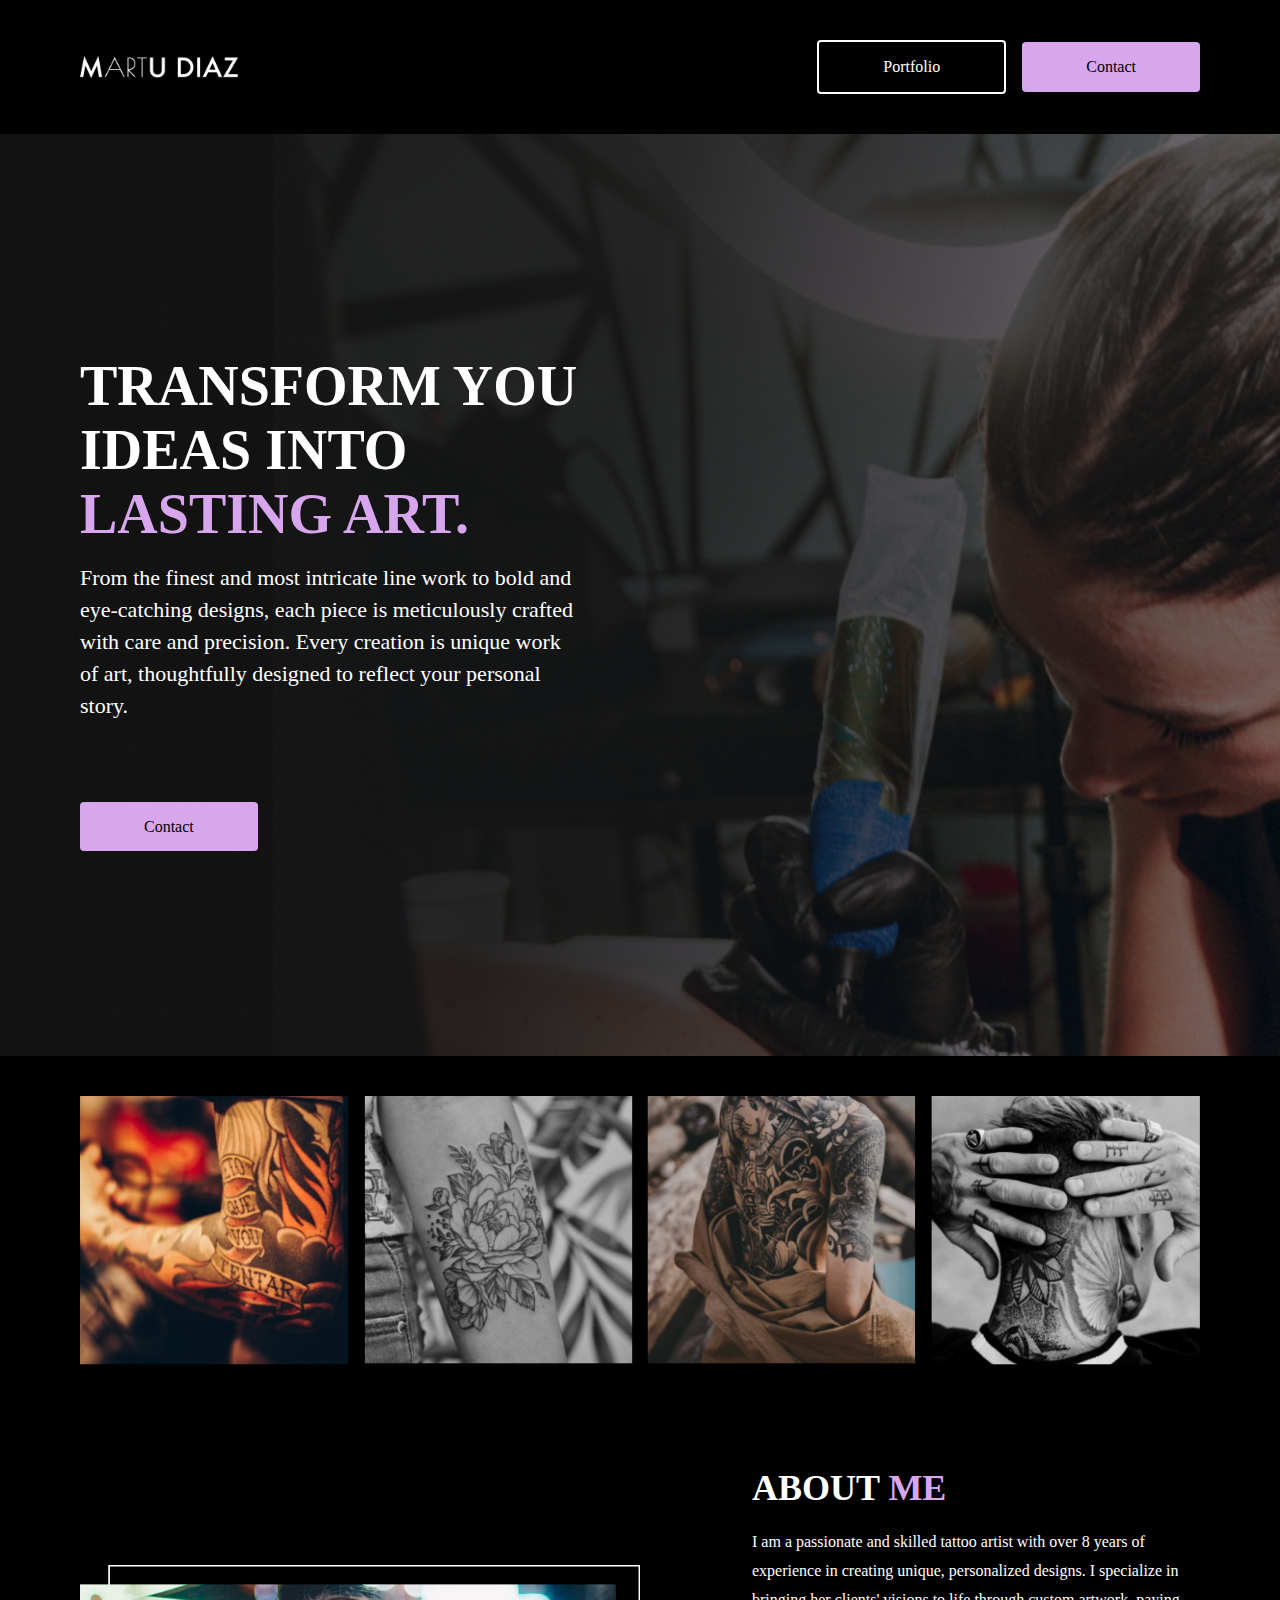
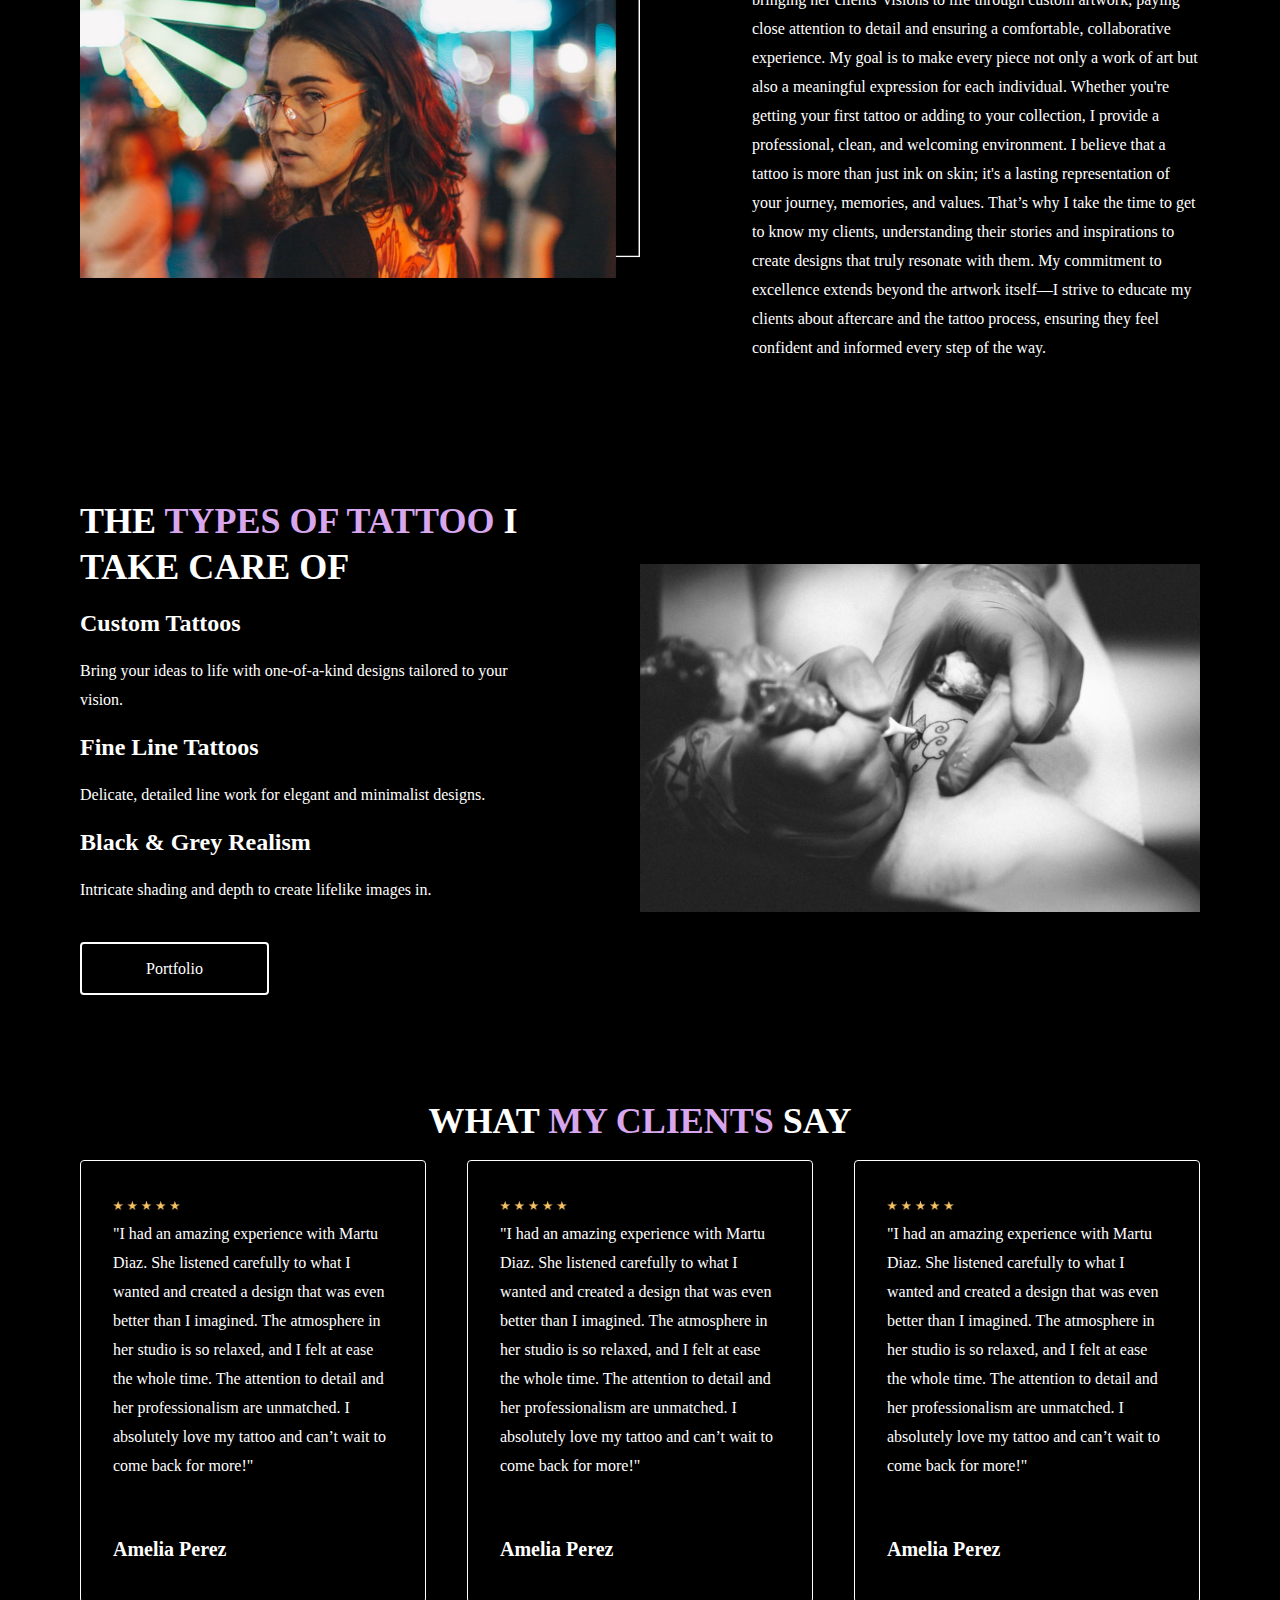
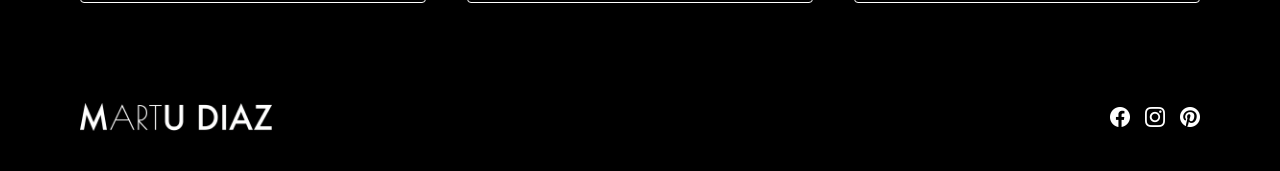
<file: index.html>
<html>
<head>
    <meta charset="UTF-8">
    <meta name="viewport" content="width=device-width, initial-scale=1.0">
    <title>Tattoo Homepage</title>
    <meta name="description" content="Discover the unique art of a professional tattoo artist, passionate about creating personalized designs in New York. Turn your idea into a masterpiece.">
    <meta name="keywords" content="custom tattoos, skin art, professional tattoo artist, unique tattoo designs, tattoo studio in New York">
    <meta property="og:description" content="Discover the unique art of a professional tattoo artist, passionate about creating personalized designs in New York. Turn your idea into a masterpiece.">
    <meta property="og:image" content="imgs/meta-image.png">
    <meta property="og:url" content="https://martu-diaz-tattoo.com">
    <link rel="stylesheet" href="styles.css">
    <link rel="icon" href="imgs/tattoo.ico">
</head>





<body>
    
<header class="flex-nav">

    <div>
        <a href="index.html"><img src="imgs/whitelogo.png" alt="logo" class="main-logo"></a>
    </div>
    <nav class="links-flex">
        <a href="portfolio.html" class="secondary-button-navbar">Portfolio</a>        
        <a href="contact.html" class="main-button">Contact</a>
    </nav>
</header>


<main class="main-flex">
    <section class="flex-above">
        <div>
            <h1>
            TRANSFORM YOU IDEAS INTO <span>LASTING ART.</span>
            </h1>

            <p class="p-above">
            From the finest and most intricate line work to bold and eye-catching designs, each piece is
            meticulously crafted with care and precision. Every creation is unique work of art,
            thoughtfully designed to reflect your personal story.
            </p>
        </div>
        <div>
            <a href="contact.html" class="main-button">Contact</a>
        </div>
    </section>
</main>


<section class="flex-gallery">

        <img src="imgs/tattoo1.png" alt="traditional-tattoo">
        <img src="imgs/tattoo2.png" alt="rose-tattoo">
        <img src="imgs/tattoo3.png" alt="back-tattoo">
        <img src="imgs/tattoo4.png" alt="neck-tattoo">

</section>


<section class="flex-section">

    <div class="about-image">

        <img src="imgs/about-pic.png" alt="self-portrait" class="width-image">

    </div>    

    <div class="about-text">
        <h2>ABOUT <span>ME</span></h2>
        <p>I am a passionate and skilled tattoo artist with over 8 years of experience in creating unique, personalized designs.
            I specialize in bringing her clients' visions to life through custom artwork, paying close attention to detail and ensuring a comfortable, collaborative experience.
            My goal is to make every piece not only a work of art but also a meaningful expression for each individual. Whether you're getting your first tattoo or adding to your collection,
            I provide a professional, clean, and welcoming environment.
            I believe that a tattoo is more than just ink on skin; it's a lasting representation of your journey, memories, and values. That’s why I take the time to get to know my clients,
            understanding their stories and inspirations to create designs that truly resonate with them. My commitment to excellence extends beyond the artwork itself—I strive to
            educate my clients about aftercare and the tattoo process, ensuring they feel confident and informed every step of the way.
        </p>

    </div>

</section>


<section class="flex-section">

    <div class="flex-list">
        <h2>THE <span> TYPES OF TATTOO</span> I TAKE CARE OF  </h2>
        <ul class="works-list">
            <li> 
                <h3 > Custom Tattoos </h3>
                <p> Bring your ideas to life with one-of-a-kind designs tailored to your vision. </p>
            </li>

            <li>
                <h3> Fine Line Tattoos </h3>
                <p> Delicate, detailed line work for elegant and minimalist designs. </p>
            </li>

            <li>
                <h3> Black & Grey Realism </h3>
                <p> Intricate shading and depth to create lifelike images in. </p>
            </li>

        </ul>
        <a href="portfolio.html" class="secondary-button">Portfolio</a>
    </div>

    <div class="list-image">
        <img src="imgs/tattoo-pic.png" alt="hand-tattooing" class="width-image-list">
    </div>

</section>


<section class="flex-reviews">

<div>    
    <h2> WHAT <span>MY CLIENTS</span> SAY </h2>
</div>

<div class="reviews-boxes">
    <div class="reviews" id="review-pad">
        <img src="imgs/stars.png" alt="5-stars" class="review-stars">
        <p> "I had an amazing experience with Martu Diaz. She listened carefully to what I wanted and created a design that was even better than I imagined.
            The atmosphere in her studio is so relaxed, and I felt at ease the whole time. The attention to detail and her professionalism are unmatched. 
            I absolutely love my tattoo and can’t wait to come back for more!"</p>
        <h4 class="review-names">Amelia Perez</h4>
    </div>

    <div class="reviews">
        <img src="imgs/stars.png" alt="5-stars" class="review-stars">
        <p> "I had an amazing experience with Martu Diaz. She listened carefully to what I wanted and created a design that was even better than I imagined.
            The atmosphere in her studio is so relaxed, and I felt at ease the whole time. The attention to detail and her professionalism are unmatched. 
            I absolutely love my tattoo and can’t wait to come back for more!"</p>
        <h4 class="review-names">Amelia Perez</h4>
    </div>

    <div class="reviews">
        <img src="imgs/stars.png" alt="5-stars" class="review-stars">
        <p> "I had an amazing experience with Martu Diaz. She listened carefully to what I wanted and created a design that was even better than I imagined.
            The atmosphere in her studio is so relaxed, and I felt at ease the whole time. The attention to detail and her professionalism are unmatched. 
            I absolutely love my tattoo and can’t wait to come back for more!"</p>
        <h4 class="review-names">Amelia Perez</h4>
    </div>
</div>

</section>


<footer class="footer-flex">

    <div>
        <a href="index.html"><img src="imgs/whitelogo.png" alt="logo" class="main-logo"></a>
    </div>
        <div class="flex-social">
<a href="https://www.facebook.com/?locale=es_LA" target="_blank"> <img src="imgs/facebook-icon.png" alt="facebook-icon" class="social-icons"></a>

<a href="https://www.instagram.com/?hl=es" target="_blank"><img src="imgs/instagram-icon.png" alt="instagram-icon" class="social-icons"></a>

<a href="https://ar.pinterest.com/" target="_blank"><img src="imgs/pinterest-icon.png" alt="pinterest-icon" class="social-icons"> </a>

    </div>

</footer>


</body>

</html>
</file>
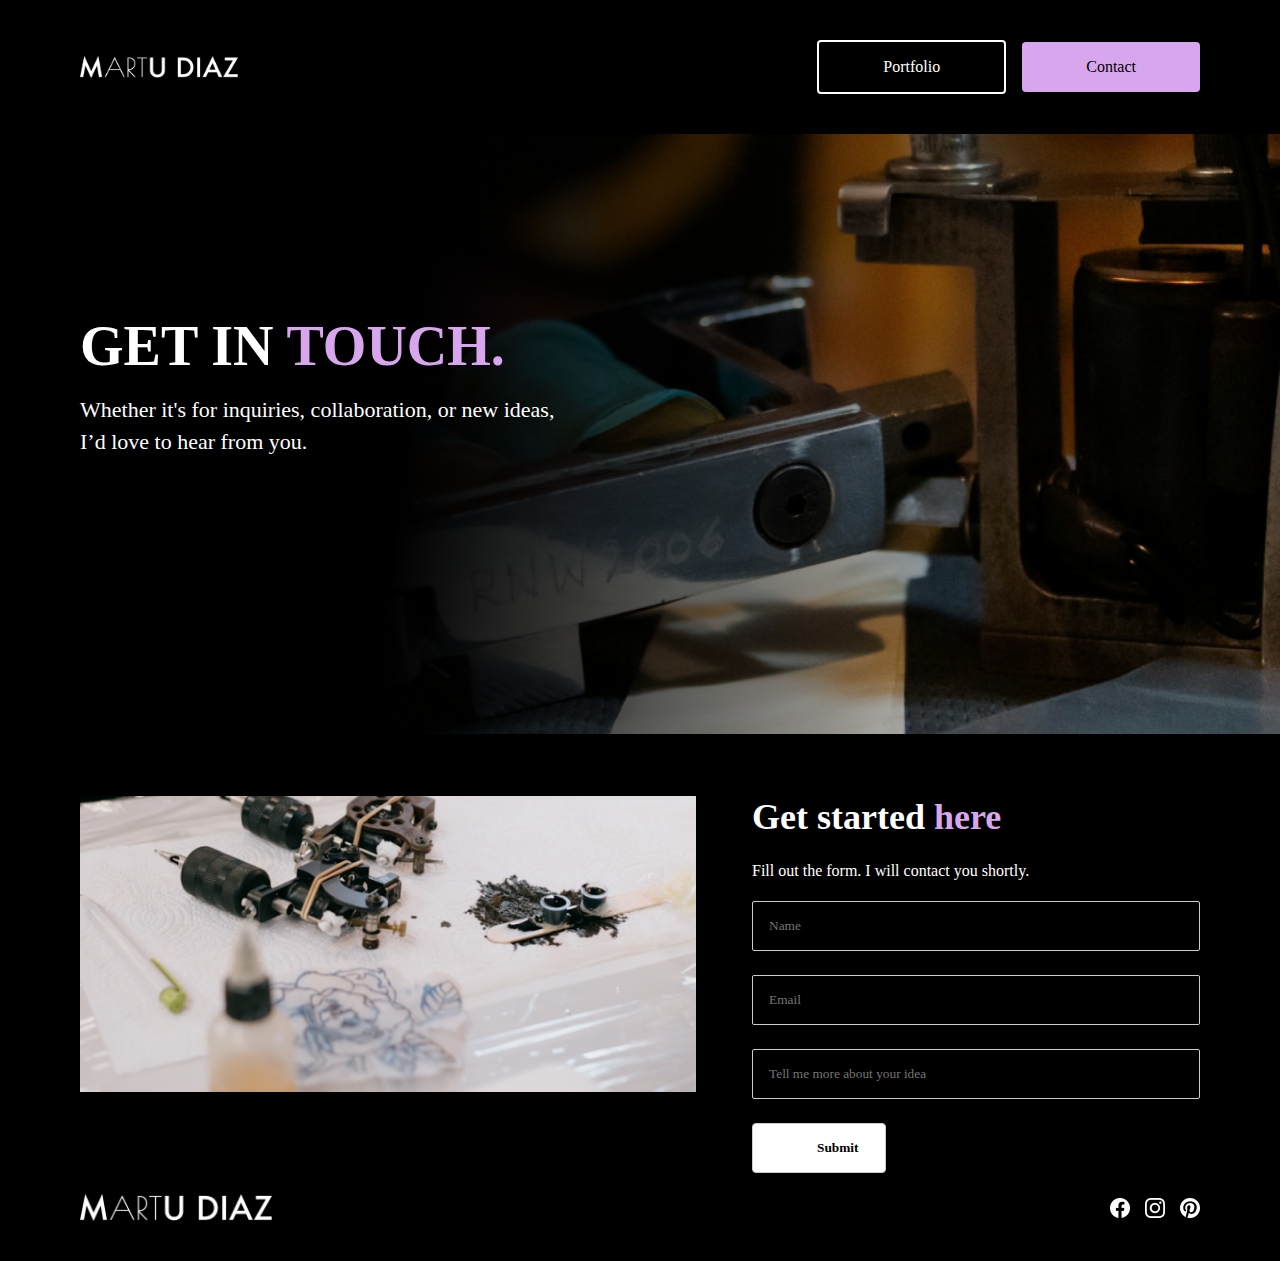
<file: contact.html>
<html>
<head>
    <meta charset="UTF-8">
    <meta name="viewport" content="width=device-width, initial-scale=1.0">
    <title>Tattoo Contact</title>
    <meta name="description" content="Book your appointment. Contact us for inquiries, quotes, and to design your next tattoo in New York.">
    <meta name="keywords" content="custom tattoos, skin art, professional tattoo artist, unique tattoo designs, tattoo studio in New York">
    <meta property="og:description" content="Book your appointment. Contact us for inquiries, quotes, and to design your next tattoo in New York.">
    <meta property="og:image" content="imgs/meta-image.png">
    <meta property="og:url" content="https://martu-diaz-tattoo.com">
    <link rel="stylesheet" href="styles.css">
    <link rel="icon" href="imgs/tattoo.ico">
</head>





<body>
    
<header class="flex-nav">

    <div>
        <a href="index.html"><img src="imgs/whitelogo.png" alt="logo" class="main-logo"></a>
    </div>
    <nav class="links-flex">
        <a href="portfolio.html" class="secondary-button-navbar">Portfolio</a>        
        <a href="contact.html" class="main-button">Contact</a>
    </nav>
</header>


<main class="main-flex-contact">
    <section class="flex-above">
        <div>
            <h1>
                GET IN <span>TOUCH.</span>
            </h1>

            <p class="p-above">
                Whether it's for inquiries, collaboration, or new ideas, I’d love to hear from you.
            </p>
        </div>

</main>





<section class="flex-section">

    <div class="contact-image">
        <img src="imgs/contact1.png" alt="tattoo-girl" class="width-image">
    </div>

    <div class="contact-form">
             <h2 class="h2-p">Get started <span>here</span></h2>
             <p class="form-p">Fill out the form. I will contact you shortly.</p>
    
             <form>

                 <div class="form-fields">
                      <input type="text" placeholder="Name" label="Name">
              </div>

                 <div class="form-fields">
                     <input type="email" placeholder="Email">
                </div>
    
                <div class="form-fields">
                <input type="text" placeholder="Tell me more about your idea">
                 </div>

                <input type="button" value="Submit" class="submit-button">

            </form>
    </div>
        
</section>





<footer class="footer-flex">

    <div>
        <a href="index.html"><img src="imgs/whitelogo.png" alt="logo" class="main-logo"></a>
    </div>
        <div class="flex-social">
<a href="https://www.facebook.com/?locale=es_LA" target="_blank"> <img src="imgs/facebook-icon.png" alt="facebook-icon" class="social-icons"></a>

<a href="https://www.instagram.com/?hl=es" target="_blank"><img src="imgs/instagram-icon.png" alt="instagram-icon" class="social-icons"></a>

<a href="https://ar.pinterest.com/" target="_blank"><img src="imgs/pinterest-icon.png" alt="pinterest-icon" class="social-icons"> </a>

    </div>

</footer>

</body>

</html>
</file>
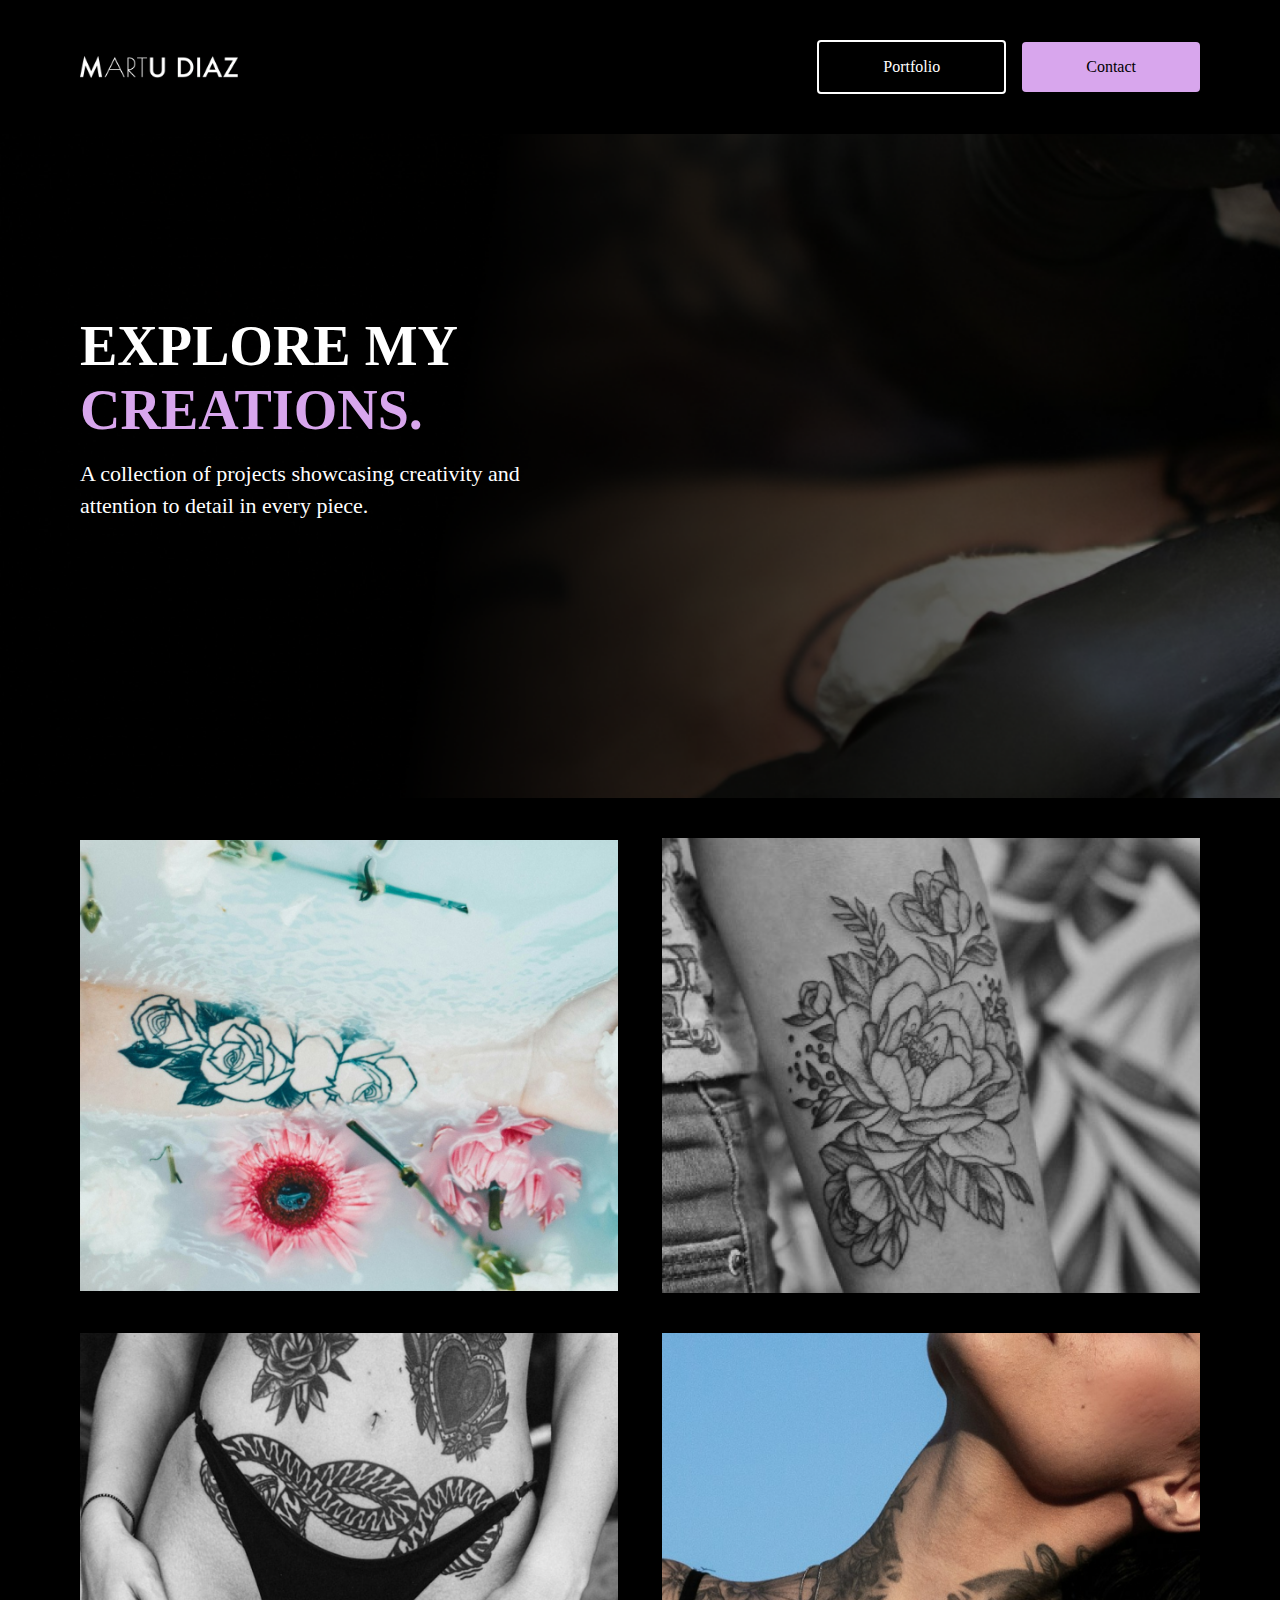
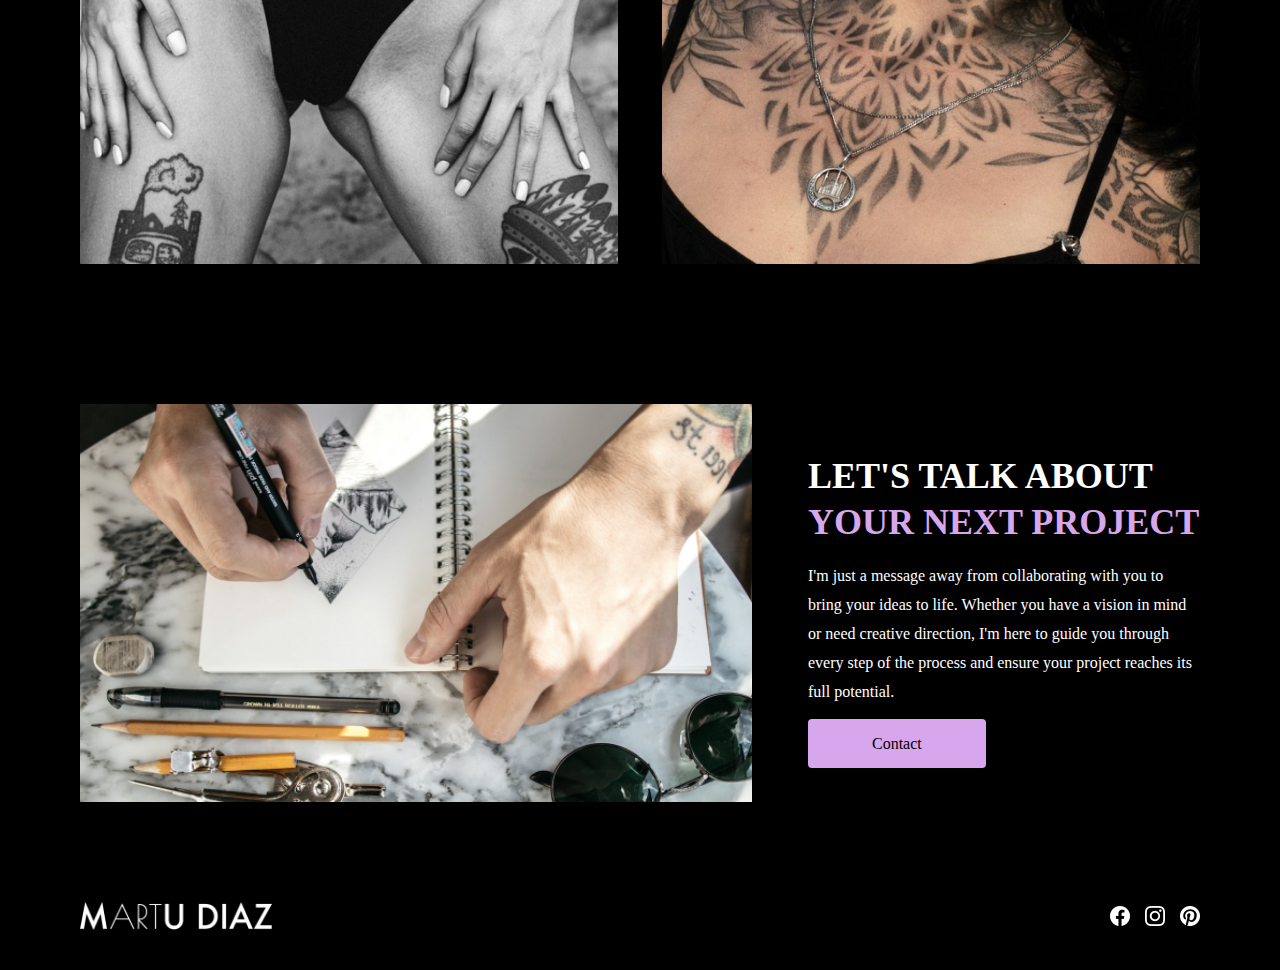
<file: portfolio.html>
<html>
<head>
    <meta charset="UTF-8">
    <meta name="viewport" content="width=device-width, initial-scale=1.0">
    <title>Tattoo Portfolio</title>
    <meta name="description" content="Explore the work of a collection of personalized designs celebrated for their creativity, detail, and unique style.">
    <meta name="keywords" content="custom tattoos, skin art, professional tattoo artist, unique tattoo designs, tattoo studio in New York">
    <meta property="og:description" content="Explore the work of a collection of personalized designs celebrated for their creativity, detail, and unique style.">
    <meta property="og:image" content="imgs/meta-image.png">
    <meta property="og:url" content="https://martu-diaz-tattoo.com">
    <link rel="stylesheet" href="styles.css">
    <link rel="icon" href="imgs/tattoo.ico">
</head>





<body>
    
<header class="flex-nav">

    <div>
        <a href="index.html"><img src="imgs/whitelogo.png" alt="logo" class="main-logo"></a>
    </div>
    <nav class="links-flex">
        <a href="contact.html" class="secondary-button-navbar">Portfolio</a>        
        <a href="contact.html" class="main-button">Contact</a>
    </nav>
</header>


<main class="main-flex-portfolio">
    <section class="flex-above">
        <div>
            <h1>
                EXPLORE MY <span>CREATIONS.</span>
            </h1>

            <p class="p-above">
                A collection of projects showcasing creativity and attention to detail in every piece.
            </p>
        </div>

</main>


<section class="flex-gallery1">

    <img src="imgs/portfolio1.png" alt="tattoo-image" class="portfolio-images">
    <img src="imgs/portfolio2.png" alt="tattoo-image" class="portfolio-images">
    <img src="imgs/portfolio3.png" alt="tattoo-image" class="portfolio-images">
    <img src="imgs/portfolio4.png" alt="tattoo-image" class="portfolio-images">

</section>










<section class="flex-section">

    <div class="portfolio-image">

        <img src="imgs/portfolio5.png" alt="tattoo-girl" class="width-image">

    </div>    

    <div class="portfolio-text">
        <div>
            <h2>LET'S TALK ABOUT <span>YOUR NEXT PROJECT</span></h2>
            <p>I'm just a message away from collaborating with you to bring your ideas to life. Whether you have a vision in mind or need creative direction,
            I'm here to guide you through every step of the process and ensure your project reaches its full potential.
            </p>
        </div>

    <div>
        <a href="contact.html" class="main-button">Contact</a>
    </div>

    </div>

</section>

<footer class="footer-flex">

    <div>
        <a href="index.html"><img src="imgs/whitelogo.png" alt="logo" class="main-logo"></a>
    </div>
        <div class="flex-social">
<a href="https://www.facebook.com/?locale=es_LA" target="_blank"> <img src="imgs/facebook-icon.png" alt="facebook-icon" class="social-icons"></a>

<a href="https://www.instagram.com/?hl=es" target="_blank"><img src="imgs/instagram-icon.png" alt="instagram-icon" class="social-icons"></a>

<a href="https://ar.pinterest.com/" target="_blank"><img src="imgs/pinterest-icon.png" alt="pinterest-icon" class="social-icons"> </a>

    </div>

</footer>



</body>

</html>
</file>
<file: styles.css>
* {
  margin: 0;
  padding: 0;
}

body {
  background-color: #000000;
}

/*Above-the-fold INDEX --------------------------------------------------------------------------------------------------*/
.main-flex {
  background-image: url(imgs/background-main.png);
  background-repeat: no-repeat;
  background-size: cover;
  padding: 220 80;
}

.flex-above {
  width: 45%;
  display: flex;
  flex-direction: column;
  justify-content: space-around;
}

/*Above-the-fold PORTFOLIO --------------------------------------------------------------------------------------------------*/
.main-flex-portfolio {
  background-image: url(imgs/background-portfolio.png);
  background-repeat: no-repeat;
  background-size: cover;
  padding: 180 80;
}

/*Above-the-fold CONTACT --------------------------------------------------------------------------------------------------*/
.main-flex-contact {
  background-image: url(imgs/background-contact.png);
  background-repeat: no-repeat;
  background-size: cover;
  padding: 180 80;
}

.main-button {
  padding: 16 64;
  text-decoration: none;
  font-family: "Montserrat";
  font-weight: 500;
  color: #000000;
  border-radius: 4px;
  background-color: #D8A6ED;
  transition: 0.3s;
}

.main-button:hover {
  padding: 16 64;
  text-decoration: none;
  font-family: "Montserrat";
  font-weight: 500;
  color: #000000;
  border-radius: 4px;
  background-image: radial-gradient(#D8A6ED 60%, #5355be);
  transform: scale(1.05);
}

.secondary-button-navbar {
  padding: 16 64;
  text-decoration: none;
  font-family: "Montserrat";
  font-weight: 500;
  color: #FFFFFF;
  border: 2px solid;
  border-color: #FFFFFF;
  border-radius: 4px;
  margin-right: 16px;
  transition: 0.3s;
}

.secondary-button-navbar:hover {
  padding: 16 64;
  text-decoration: none;
  font-family: "Montserrat";
  font-weight: 500;
  color: #D8A6ED;
  border: 2px solid;
  border-color: #D8A6ED;
  border-radius: 4px;
  margin-right: 16px;
  transform: scale(1.05);
}

.secondary-button {
  padding: 16 64;
  text-decoration: none;
  font-family: "Montserrat";
  font-weight: 500;
  color: #FFFFFF;
  border: 2px solid;
  border-color: #FFFFFF;
  border-radius: 4px;
  transition: 0.3s;
}

.secondary-button:hover {
  padding: 16 64;
  text-decoration: none;
  font-family: "Montserrat";
  font-weight: 500;
  color: #D8A6ED;
  border: 2px solid;
  border-color: #D8A6ED;
  border-radius: 4px;
  transform: scale(1.05);
}

@font-face {
  font-family: "Montserrat";
  src: url(fonts/Montserrat/);
}
h1 {
  color: #FFFFFF;
  font-size: 56px;
  line-height: 64px;
  font-weight: bold;
  font-family: "Montserrat";
  padding-bottom: 16px;
}

h2 {
  color: #FFFFFF;
  font-size: 36px;
  line-height: 46px;
  font-family: "Montserrat";
  font-weight: bold;
  padding-bottom: 16px;
}

h3 {
  color: #FFFFFF;
  font-size: 24px;
  line-height: 34px;
  font-family: "Montserrat";
  font-weight: bold;
  padding-bottom: 16px;
}

h4 {
  color: #FFFFFF;
  font-size: 20px;
  line-height: 26px;
  font-family: "Montserrat";
  font-weight: 600;
  padding-top: 40px;
}

p {
  color: #FFFFFF;
  font-size: 16px;
  line-height: 29px;
  font-family: "Montserrat";
  font-weight: 300;
  padding-bottom: 16px;
}

.p-above {
  color: #FFFFFF;
  font-size: 22px;
  font-weight: 300;
  font-family: "Montserrat";
  line-height: 32px;
  margin-bottom: 80px;
}

span {
  color: #D8A6ED;
}

.flex-nav {
  padding: 40 80;
  display: flex;
  flex-direction: row;
  justify-content: space-between;
  align-items: center;
  position: sticky;
  top: 0;
  background-color: #000;
  z-index: 1000;
}

.main-logo {
  width: 24%;
  overflow: hidden;
}

.links-flex {
  width: 50%;
  display: flex;
  flex-direction: row;
  flex-wrap: wrap;
  justify-content: flex-end;
  align-items: center;
}

.flex-section {
  padding: 60 80;
  display: flex;
  flex-direction: row;
  flex-wrap: wrap;
  justify-content: space-between;
  align-items: center;
}

.width-image {
  width: 100%;
}

/*Gallery section --------------------------------------------------------------------------------------------------*/
.flex-gallery {
  padding: 40 80;
  display: flex;
  flex-direction: row;
  flex-wrap: wrap;
  justify-content: space-between;
  align-items: center;
}

section img {
  width: 24%;
  overflow: hidden;
}

/*About section --------------------------------------------------------------------------------------------------*/
.about-text {
  width: 40%;
}

.about-image {
  width: 50%;
}

/*List section --------------------------------------------------------------------------------------------------*/
.flex-list {
  width: 40%;
}

.works-list {
  margin-bottom: 40px;
}

.list-image {
  width: 50%;
}

.width-image-list {
  width: 100%;
}

/*Reviews section --------------------------------------------------------------------------------------------------*/
.flex-reviews {
  padding: 60 80;
  min-height: 40%;
  display: flex;
  flex-flow: column wrap;
  justify-content: space-between;
  align-items: center;
}

.reviews-boxes {
  display: flex;
  flex-direction: row;
  flex-wrap: wrap;
  justify-content: space-between;
  align-items: center;
}

.review-stars {
  width: 24%;
  margin-bottom: 8px;
}

.reviews {
  width: 25%;
  min-height: 100%;
  border: 1px solid;
  border-color: #FFFFFF;
  border-radius: 4px;
  padding: 40 32;
}

.flex-gallery1 {
  padding: 40 80;
  display: flex;
  flex-direction: row;
  flex-wrap: wrap;
  justify-content: space-between;
  align-items: center;
}

.portfolio-images {
  width: 48%;
  height: 50%;
  overflow: hidden;
  margin-bottom: 40px;
  transform: scale(1);
  transition: transform 0.3s ease-in-out;
}

.portfolio-images:hover {
  transform: scale(1.05);
}

.portfolio-image {
  width: 60%;
}

.portfolio-text {
  width: 35%;
  height: 300px;
  display: flex;
  flex-direction: column;
  justify-content: space-between;
}

.contact-image {
  width: 55%;
}

.contact-form {
  width: 40%;
  height: 300px;
  display: flex;
  flex-direction: column;
  justify-content: space-between;
}

.form-fields {
  margin-bottom: 24px;
}

input {
  display: block;
  width: 100%;
  padding: 16px;
  border: 1px solid;
  border-color: #cccccc;
  border-radius: 2px;
  background-color: #000000;
  color: #FFFFFF;
  font-family: "Montserrat";
}

.submit-button {
  padding: 16 64;
  font-family: "Montserrat";
  font-weight: bold;
  color: #000000;
  background-color: #FFFFFF;
  border-radius: 4px;
  width: 30%;
  display: flex;
  flex-direction: row;
  justify-content: flex-end;
}

.footer-flex {
  padding: 40 80;
  display: flex;
  flex-direction: row;
  justify-content: space-between;
  align-items: center;
}

.flex-social {
  width: 8%;
  display: flex;
  flex-direction: row;
  justify-content: space-between;
  align-items: center;
}

.social-icons {
  width: 20px;
  height: 20px;
}

@media (max-width: 480px) {
  /*Font blocks styles MOBILE --------------------------------------------------------------------------------------------------*/
  h1 {
    font-size: 40px;
    line-height: 50px;
    text-align: center;
  }
  h2 {
    font-size: 32px;
    line-height: 42px;
    text-align: center;
  }
  h3 {
    font-size: 20px;
    line-height: 30px;
    text-align: center;
  }
  h4 {
    font-size: 18px;
    line-height: 26px;
    text-align: center;
  }
  p {
    font-size: 14px;
    line-height: 24px;
    text-align: center;
    margin-bottom: 24px;
  }
  .p-above {
    font-size: 18px;
    line-height: 28px;
    margin-bottom: 40px;
    text-align: center;
  }
  /*Buttons MOBILE --------------------------------------------------------------------------------------------------*/
  .main-button {
    padding: 16 100;
    display: flex;
    justify-content: center;
    align-items: center;
  }
  .main-button:hover {
    padding: 16 100;
    display: flex;
    justify-content: center;
    align-items: center;
  }
  .secondary-button {
    padding: 16 100;
    display: flex;
    justify-content: center;
    align-items: center;
  }
  .secondary-button:hover {
    padding: 16 100;
    display: flex;
    justify-content: center;
    align-items: center;
  }
  /*Homepage MOBILE*/
  /*Nav bar MOBILE --------------------------------------------------------------------------------------------------*/
  .main-logo {
    display: flex;
    justify-content: center;
    width: 80%;
    margin: 0 auto;
  }
  .flex-nav {
    position: static;
  }
  .links-flex {
    display: none;
  }
  /*Above-the-fold MOBILE --------------------------------------------------------------------------------------------------*/
  .main-flex {
    padding: 64 32 100 32;
  }
  .flex-above {
    width: 100%;
    display: flex;
    flex-direction: column;
    justify-content: center;
    align-items: center;
  }
  /*Section 1 MOBILE --------------------------------------------------------------------------------------------------*/
  .flex-gallery {
    padding: 40 24;
    display: flex;
    flex-direction: row;
    flex-wrap: wrap;
    justify-content: space-between;
    align-items: center;
  }
  /*General aspects of the sections MOBILE --------------------------------------------------------------------------------------------------*/
  .flex-section {
    padding: 40 32;
    display: flex;
    flex-direction: column;
    flex-wrap: wrap;
    justify-content: space-between;
    align-items: center;
  }
  /*About section MOBILE --------------------------------------------------------------------------------------------------*/
  .about-text {
    width: 100%;
  }
  .about-image {
    width: 100%;
    padding-bottom: 40px;
  }
  /*List section MOBILE --------------------------------------------------------------------------------------------------*/
  .flex-list {
    width: 100%;
  }
  .works-list {
    margin-bottom: 40px;
  }
  .list-image {
    width: 100%;
    margin-top: 40px;
  }
  .width-image-list {
    width: 100%;
  }
  /*Reviews section MOBILE --------------------------------------------------------------------------------------------------*/
  .flex-reviews {
    padding: 40 32;
    min-height: 40%;
    display: flex;
    flex-flow: column wrap;
    justify-content: space-between;
    align-items: center;
  }
  .reviews-boxes {
    display: flex;
    flex-direction: column;
    flex-wrap: wrap;
    justify-content: space-between;
    align-items: center;
  }
  .review-stars {
    width: 40%;
    margin: 0 auto 8px;
    display: flex;
    justify-content: center;
    align-items: center;
  }
  .reviews {
    width: 80%;
    margin-bottom: 24px;
  }
  /*Footer MOBILE --------------------------------------------------------------------------------------------------*/
  .footer-flex {
    display: flex;
    flex-direction: column;
    justify-content: center;
    align-items: center;
    margin: 0 auto;
  }
  .flex-social {
    width: 40%;
    display: flex;
    flex-direction: row;
    justify-content: space-between;
    align-items: center;
    margin-top: 40px;
  }
  .social-icons {
    width: 24px;
    height: 24px;
  }
  /*Portfolio MOBILE --------------------------------------------------------------------------------------------------*/
  .main-flex-portfolio {
    padding: 64 32 100 32;
  }
  .flex-gallery1 {
    padding: 40 32;
    flex-direction: column;
    justify-content: center;
    align-items: center;
  }
  .portfolio-images {
    width: 90%;
    height: 50%;
    overflow: hidden;
    margin-bottom: 24px;
  }
  .portfolio-image {
    width: 100%;
    margin-bottom: 40px;
  }
  .portfolio-text {
    width: 90%;
    height: 100%;
    flex-direction: column;
    justify-content: center;
    align-items: center;
  }
  /*Contact MOBILE --------------------------------------------------------------------------------------------------*/
  .main-flex-contact {
    padding: 64 32 100 32;
  }
  .contact-image {
    width: 100%;
    margin-bottom: 40px;
  }
  .contact-form {
    width: 100%;
    height: 100%;
    display: flex;
    justify-content: center;
  }
  .submit-button {
    width: 100%;
    display: flex;
    justify-content: center;
  }
}

/*# sourceMappingURL=styles.css.map */
</file>
